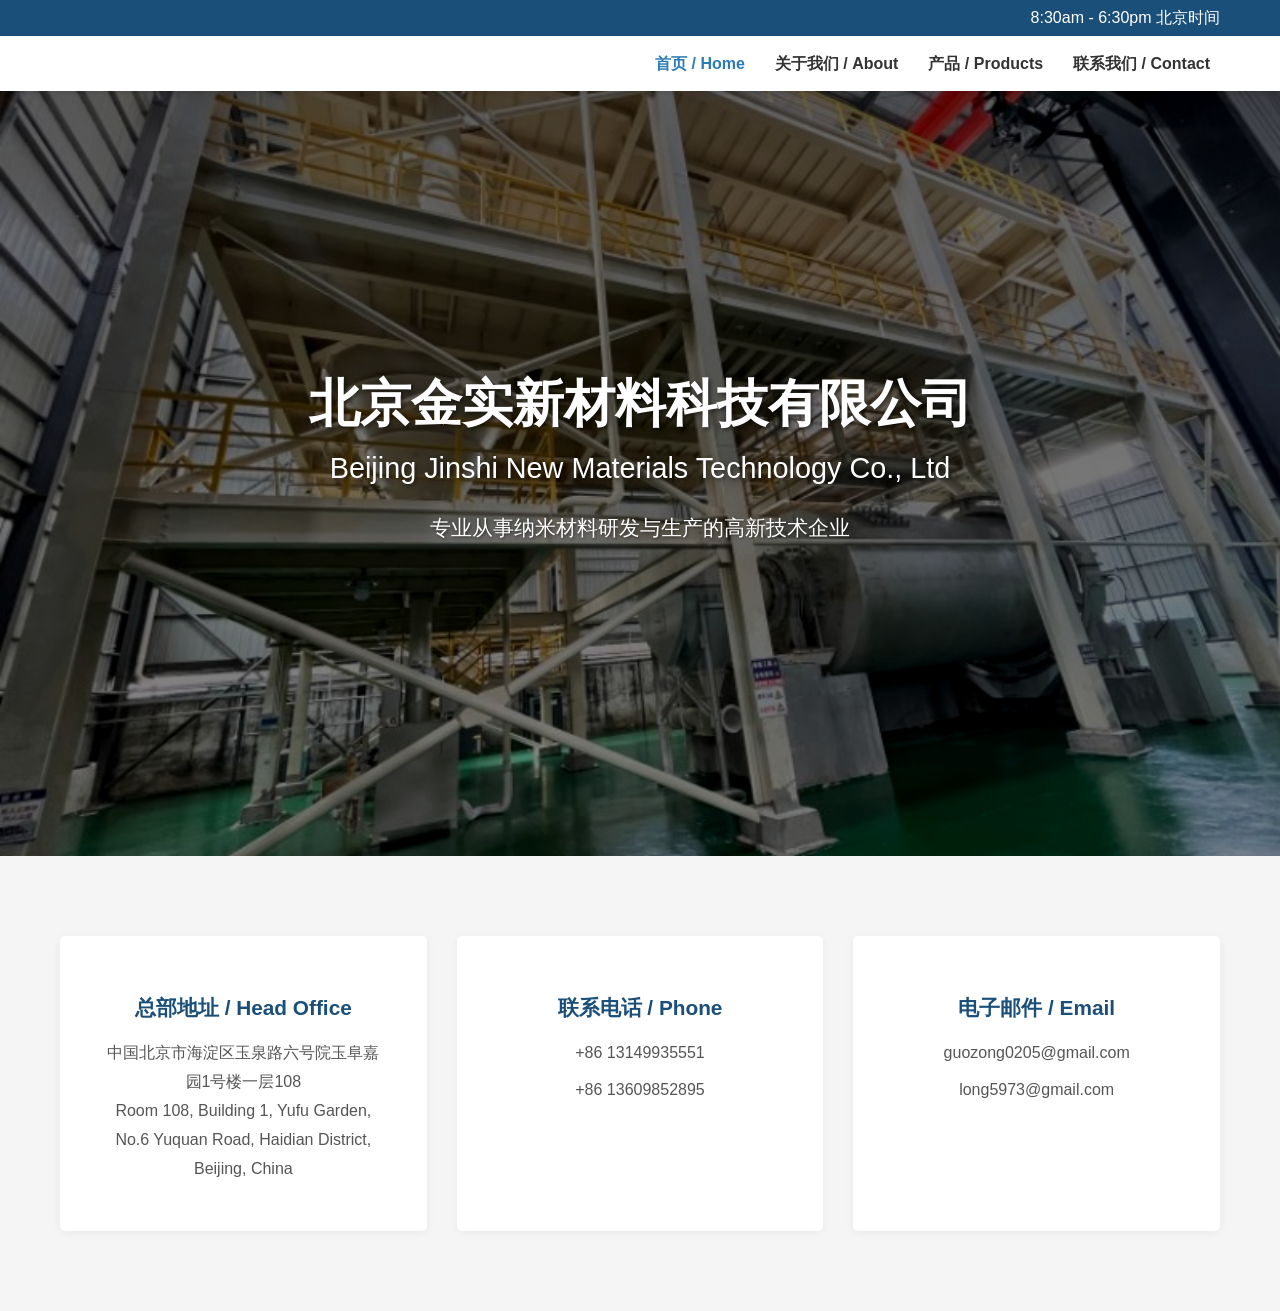
<file: index.html>
<!DOCTYPE html>
<html lang="zh">
<head>
    <meta charset="UTF-8">
    <meta name="viewport" content="width=device-width, initial-scale=1.0">
    <title>北京金实新材料 - 专业制造商</title>
    <link rel="stylesheet" href="styles.css">
</head>
<body>
    <!-- 顶部信息栏 -->
    <div class="top-bar">
        <div class="container">
            <div class="contact-info">
                <span>8:30am - 6:30pm 北京时间</span>
            </div>
        </div>
    </div>

    <!-- 导航栏 -->
    <nav class="main-nav">
        <div class="container">
            <div class="logo">
            </div>
            <ul class="nav-links">
                <li><a href="index.html" class="active">首页 / Home</a></li>
                <li><a href="about.html">关于我们 / About</a></li>
                <li><a href="products.html">产品 / Products</a></li>
                <li><a href="contact.html">联系我们 / Contact</a></li>
            </ul>
        </div>
    </nav>

    <!-- 主横幅 -->
    <header class="hero">
        <div class="overlay"></div>
        <div class="container">
            <h1>北京金实新材料科技有限公司</h1>
            <div class="company-name-en">Beijing Jinshi New Materials Technology Co., Ltd</div>
            <p>专业从事纳米材料研发与生产的高新技术企业</p>
        </div>
    </header>

    <!-- 联系信息卡片 -->
    <section class="contact-cards">
        <div class="container">
            <div class="card">
                <i class="icon location"></i>
                <h3>总部地址 / Head Office</h3>
                <p>中国北京市海淀区玉泉路六号院玉阜嘉园1号楼一层108<br>Room 108, Building 1, Yufu Garden, No.6 Yuquan Road, Haidian District, Beijing, China</p>
            </div>
            <div class="card">
                <i class="icon phone"></i>
                <h3>联系电话 / Phone</h3>
                <p>+86 13149935551</p>
                <p>+86 13609852895</p>
            </div>
            <div class="card">
                <i class="icon email"></i>
                <h3>电子邮件 / Email</h3>
                <p>guozong0205@gmail.com</p>
                <p>long5973@gmail.com</p>
            </div>
        </div>
    </section>
</body>
</html>
</file>
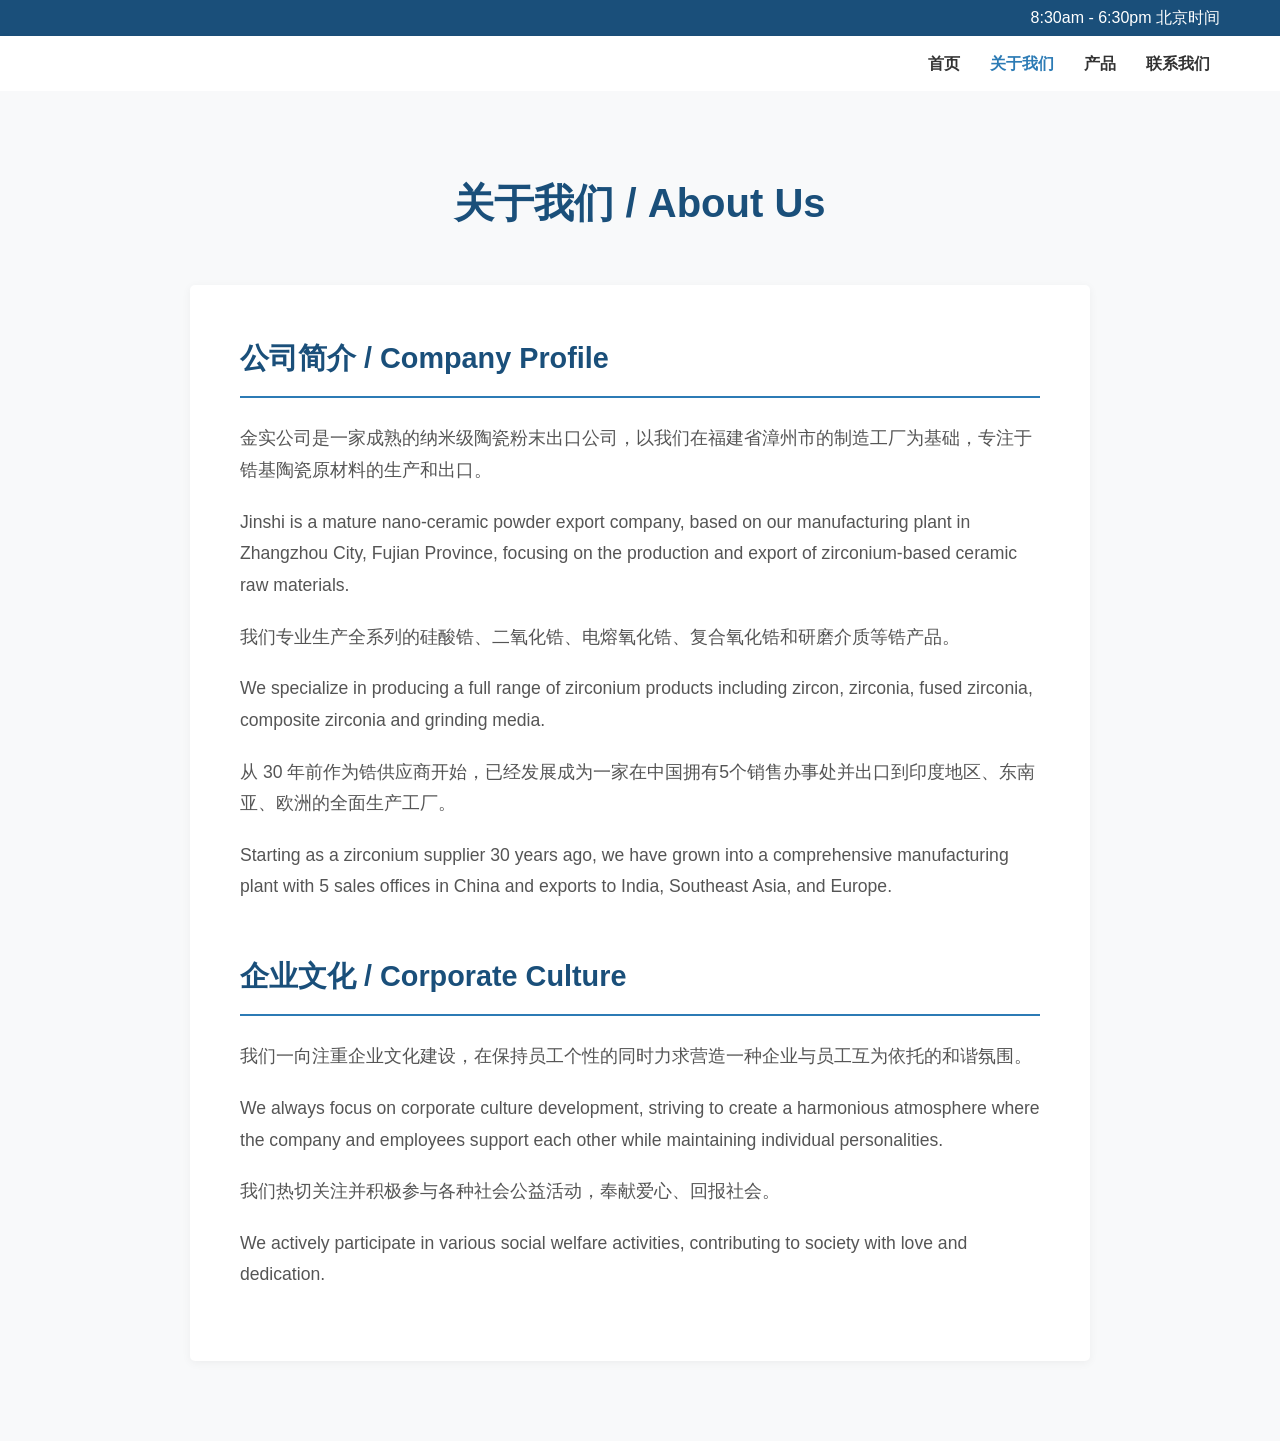
<file: about.html>
<!DOCTYPE html>
<html lang="zh">
<head>
    <meta charset="UTF-8">
    <meta name="viewport" content="width=device-width, initial-scale=1.0">
    <title>关于我们 - 北京金实新材料</title>
    <link rel="stylesheet" href="styles.css">
</head>
<body>
    <!-- 顶部信息栏 -->
    <div class="top-bar">
        <div class="container">
            <div class="contact-info">
                <span>8:30am - 6:30pm 北京时间</span>
            </div>
        </div>
    </div>

    <!-- 导航栏 -->
    <nav class="main-nav">
        <div class="container">
            <div class="logo">
            </div>
            <ul class="nav-links">
                <li><a href="index.html">首页</a></li>
                <li><a href="about.html" class="active">关于我们</a></li>
                <li><a href="products.html">产品</a></li>
                <li><a href="#contact">联系我们</a></li>
            </ul>
        </div>
    </nav>

    <!-- 关于我们内容 -->
    <section class="about-section">
        <div class="container">
            <h1>关于我们 / About Us</h1>
            <div class="about-content">
                <!-- 公司简介 -->
                <div class="about-text company-intro">
                    <h2>公司简介 / Company Profile</h2>
                    <p>金实公司是一家成熟的纳米级陶瓷粉末出口公司，以我们在福建省漳州市的制造工厂为基础，专注于锆基陶瓷原材料的生产和出口。</p>
                    <p>Jinshi is a mature nano-ceramic powder export company, based on our manufacturing plant in Zhangzhou City, Fujian Province, focusing on the production and export of zirconium-based ceramic raw materials.</p>
                    
                    <p>我们专业生产全系列的硅酸锆、二氧化锆、电熔氧化锆、复合氧化锆和研磨介质等锆产品。</p>
                    <p>We specialize in producing a full range of zirconium products including zircon, zirconia, fused zirconia, composite zirconia and grinding media.</p>
                    
                    <p>从 30 年前作为锆供应商开始，已经发展成为一家在中国拥有5个销售办事处并出口到印度地区、东南亚、欧洲的全面生产工厂。</p>
                    <p>Starting as a zirconium supplier 30 years ago, we have grown into a comprehensive manufacturing plant with 5 sales offices in China and exports to India, Southeast Asia, and Europe.</p>
                </div>

                <!-- 企业文化 -->
                <div class="about-text culture-intro">
                    <h2>企业文化 / Corporate Culture</h2>
                    <p>我们一向注重企业文化建设，在保持员工个性的同时力求营造一种企业与员工互为依托的和谐氛围。</p>
                    <p>We always focus on corporate culture development, striving to create a harmonious atmosphere where the company and employees support each other while maintaining individual personalities.</p>
                    
                    <p>我们热切关注并积极参与各种社会公益活动，奉献爱心、回报社会。</p>
                    <p>We actively participate in various social welfare activities, contributing to society with love and dedication.</p>
                </div>
            </div>
        </div>
    </section>
</body>
</html>
</file>
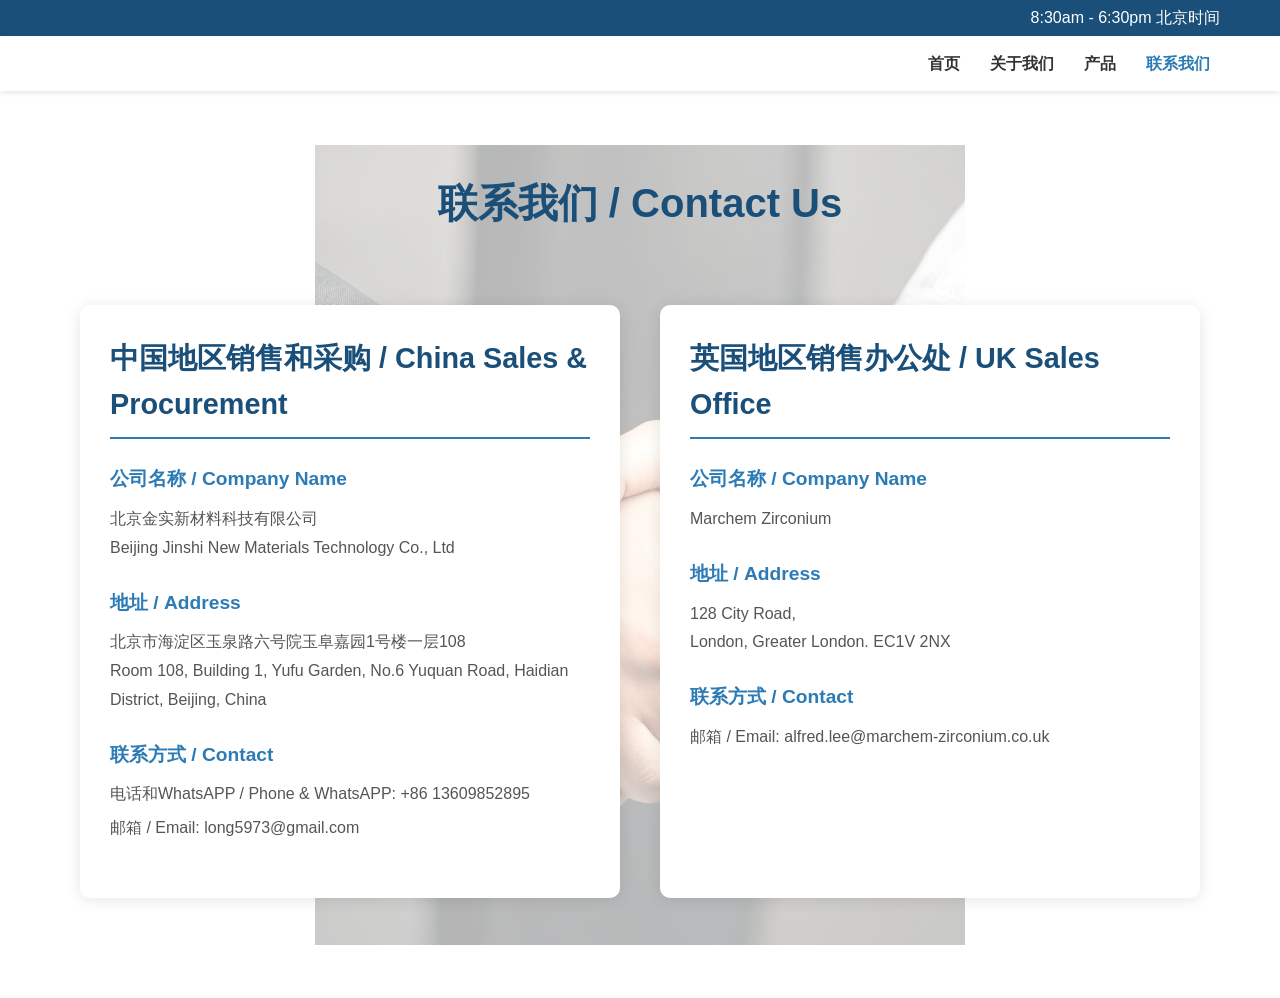
<file: contact.html>
<!DOCTYPE html>
<html lang="zh">
<head>
    <meta charset="UTF-8">
    <meta name="viewport" content="width=device-width, initial-scale=1.0">
    <title>联系我们 - 北京金实新材料</title>
    <link rel="stylesheet" href="styles.css">
</head>
<body>
    <!-- 顶部信息栏 -->
    <div class="top-bar">
        <div class="container">
            <div class="contact-info">
                <span>8:30am - 6:30pm 北京时间</span>
            </div>
        </div>
    </div>

    <!-- 导航栏 -->
    <nav class="main-nav">
        <div class="container">
            <div class="logo">
            </div>
            <ul class="nav-links">
                <li><a href="index.html">首页</a></li>
                <li><a href="about.html">关于我们</a></li>
                <li><a href="products.html">产品</a></li>
                <li><a href="contact.html" class="active">联系我们</a></li>
            </ul>
        </div>
    </nav>

    <!-- 联系我们内容 -->
    <section class="contact-section">
        <div class="container">
            <h1>联系我们 / Contact Us</h1>
            <div class="contact-regions">
                <!-- 中国地区 -->
                <div class="region-block">
                    <h2>中国地区销售和采购 / China Sales & Procurement</h2>
                    <div class="info-group">
                        <h3>公司名称 / Company Name</h3>
                        <p>北京金实新材料科技有限公司<br>Beijing Jinshi New Materials Technology Co., Ltd</p>
                    </div>
                    
                    <div class="info-group">
                        <h3>地址 / Address</h3>
                        <p>北京市海淀区玉泉路六号院玉阜嘉园1号楼一层108<br>Room 108, Building 1, Yufu Garden, No.6 Yuquan Road, Haidian District, Beijing, China</p>
                    </div>
                    
                    <div class="info-group">
                        <h3>联系方式 / Contact</h3>
                        <p>电话和WhatsAPP / Phone & WhatsAPP: +86 13609852895</p>
                        <p>邮箱 / Email: long5973@gmail.com</p>
                    </div>
                </div>

                <!-- 英国地区 -->
                <div class="region-block">
                    <h2>英国地区销售办公处 / UK Sales Office</h2>
                    <div class="info-group">
                        <h3>公司名称 / Company Name</h3>
                        <p>Marchem Zirconium</p>
                    </div>
                    
                    <div class="info-group">
                        <h3>地址 / Address</h3>
                        <p>128 City Road,<br>London, Greater London. EC1V 2NX</p>
                    </div>
                    
                    <div class="info-group">
                        <h3>联系方式 / Contact</h3>
                        <p>邮箱 / Email: alfred.lee@marchem-zirconium.co.uk</p>
                    </div>
                </div>
            </div>
        </div>
    </section>
</body>
</html>
</file>
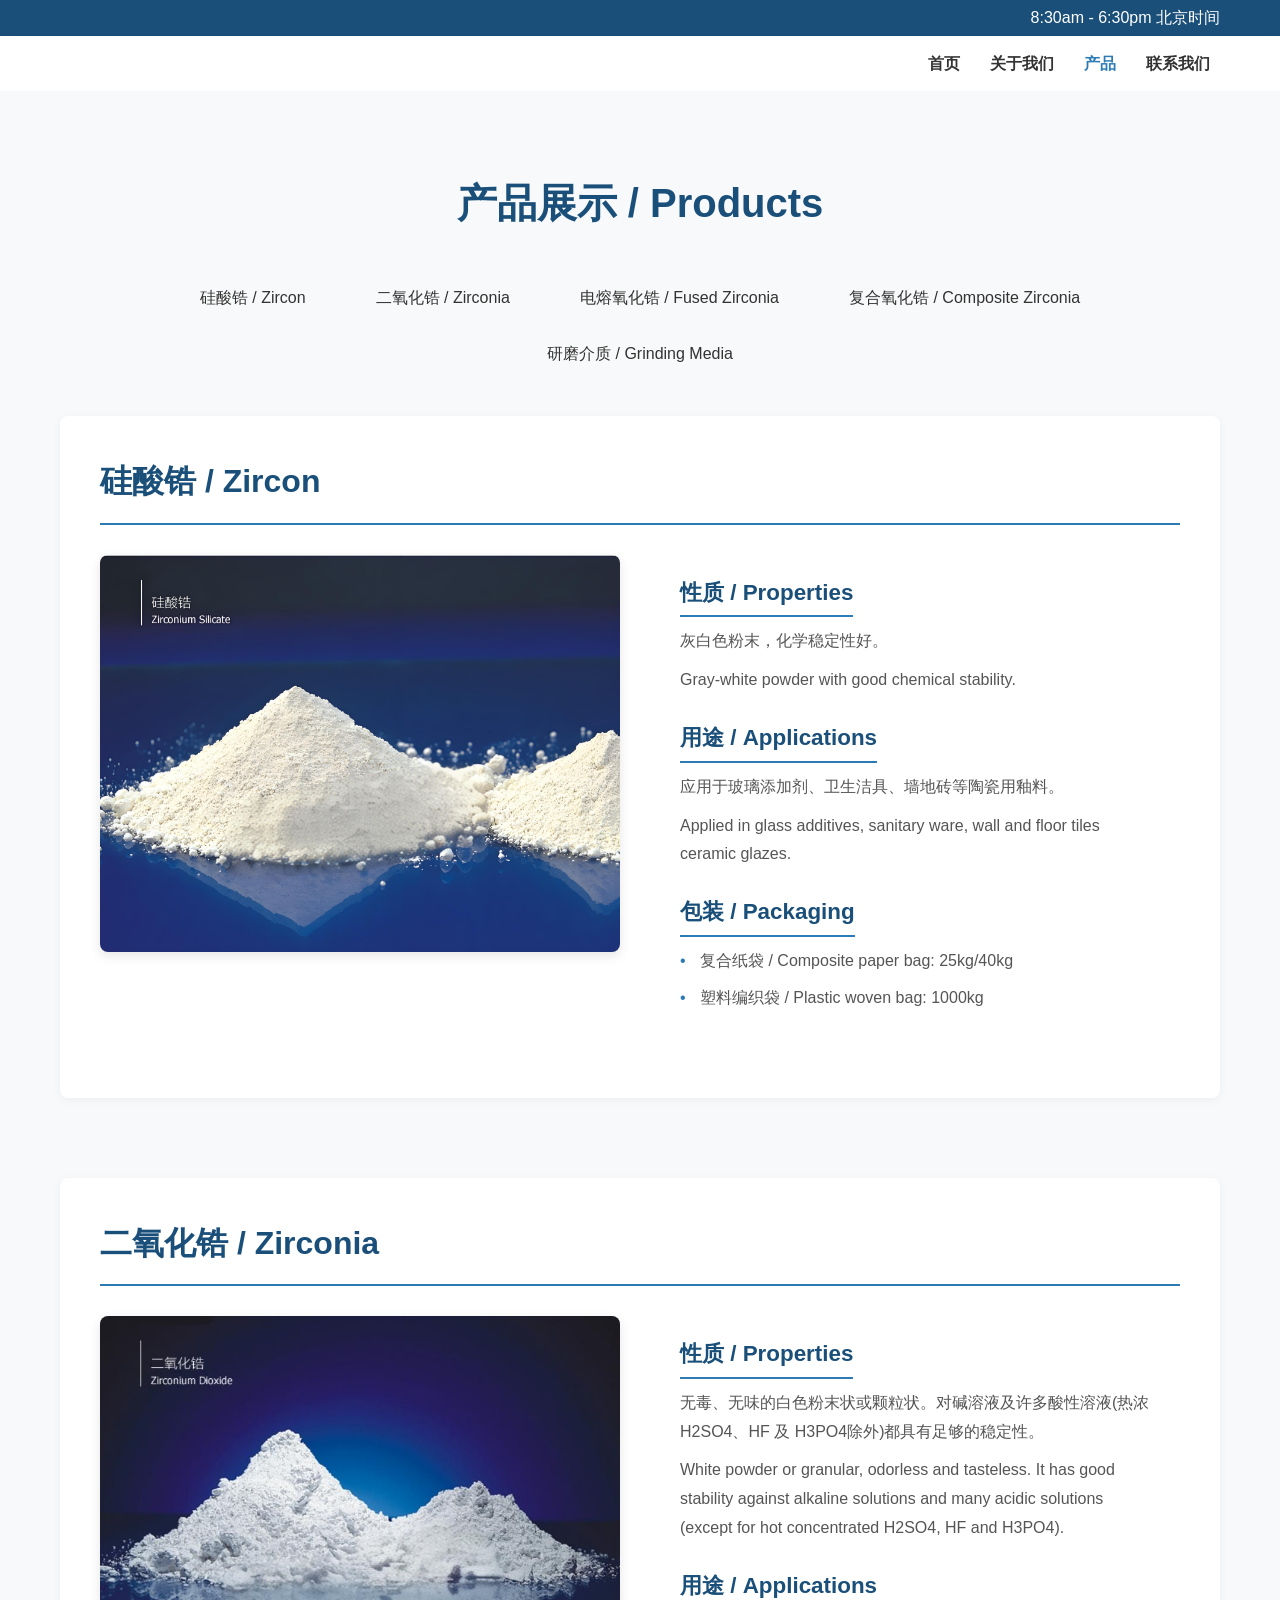
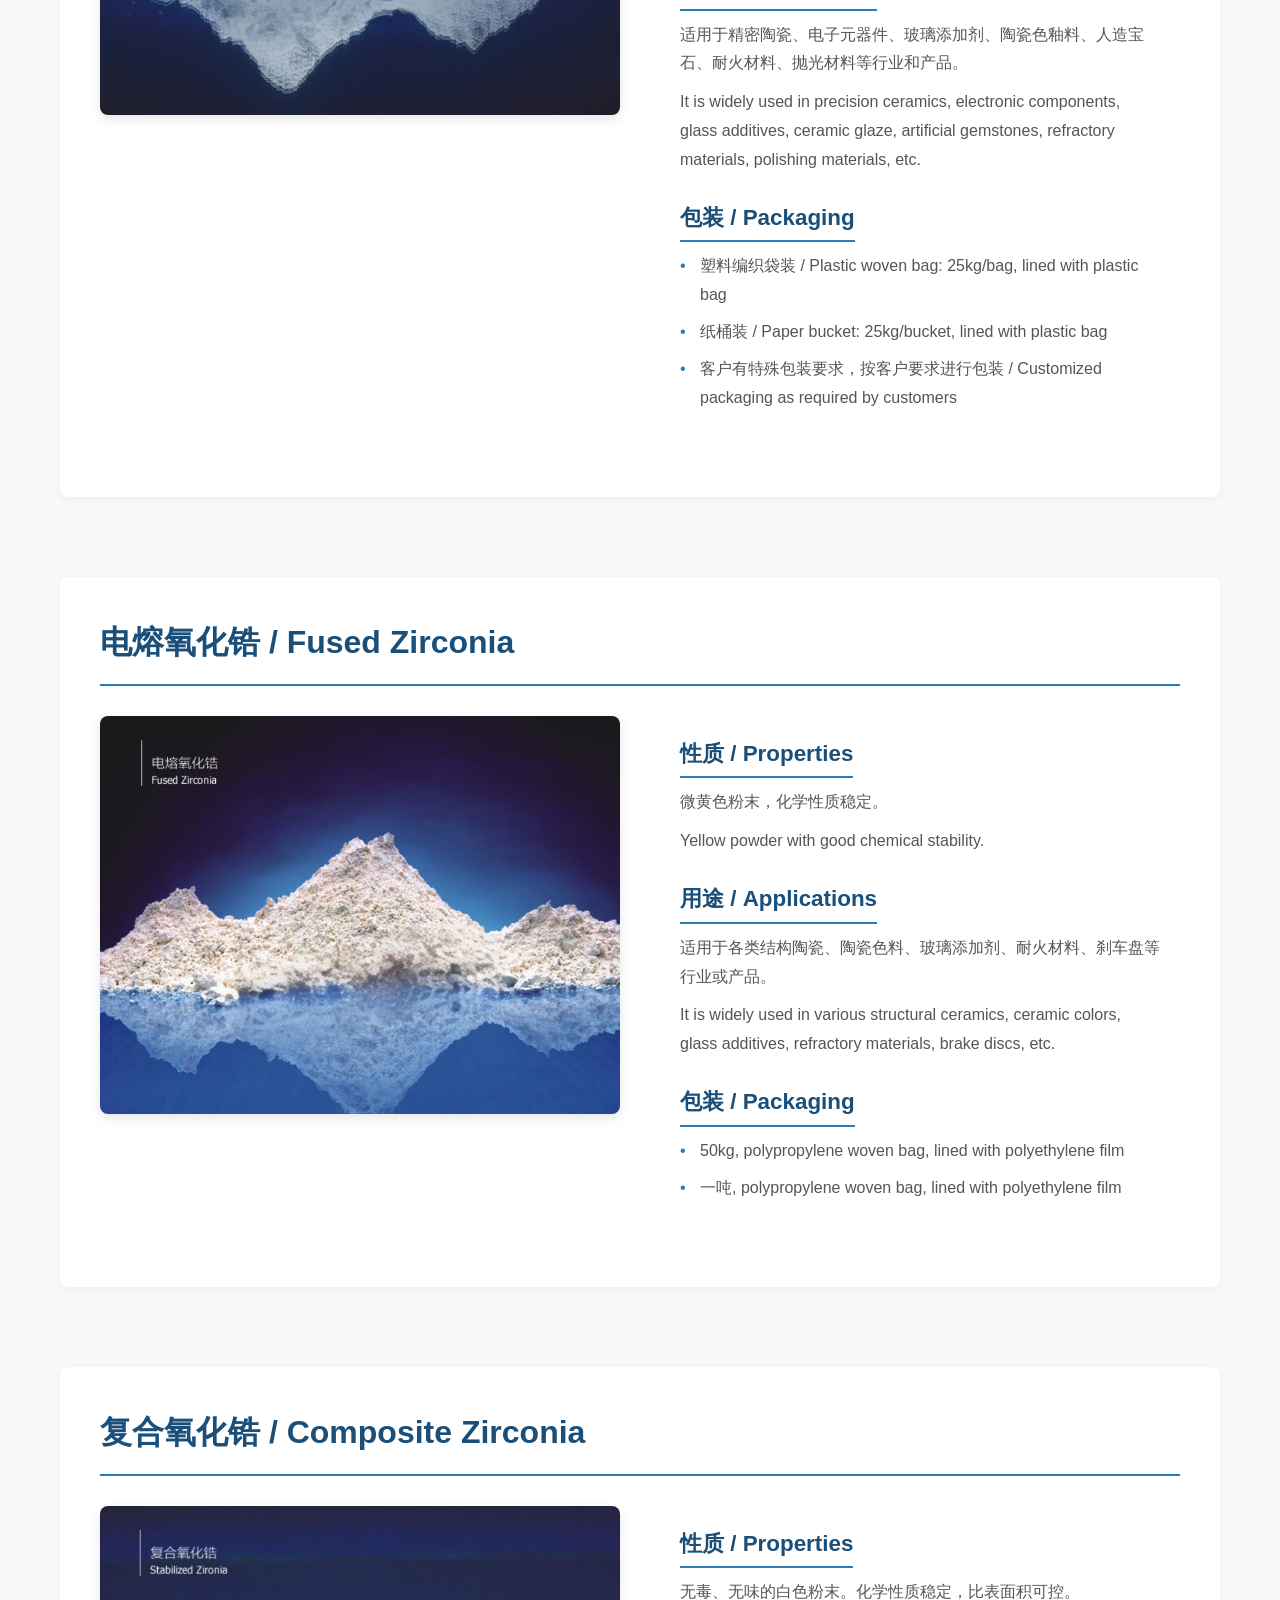
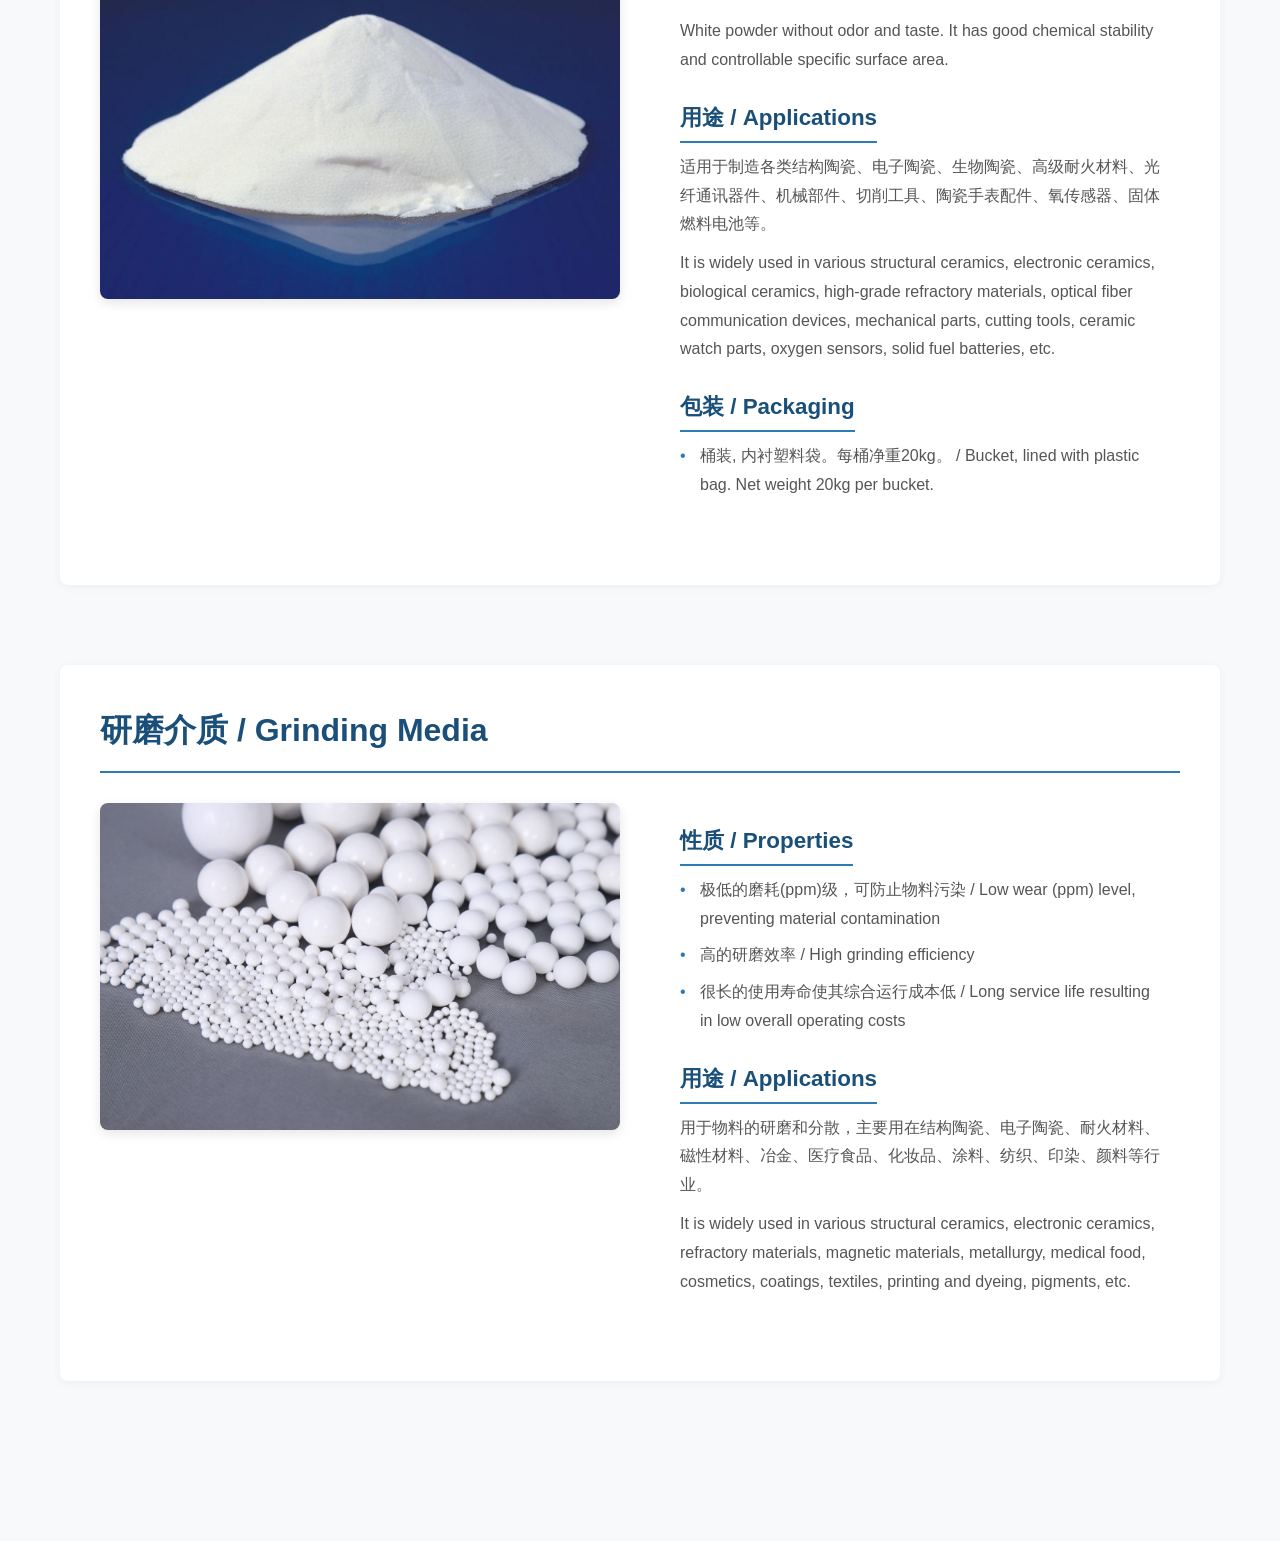
<file: products.html>
<!DOCTYPE html>
<html lang="zh">
<head>
    <meta charset="UTF-8">
    <meta name="viewport" content="width=device-width, initial-scale=1.0">
    <title>产品展示 - 北京金实新材料</title>
    <link rel="stylesheet" href="styles.css">
</head>
<body>
    <!-- 顶部信息栏 -->
    <div class="top-bar">
        <div class="container">
            <div class="contact-info">
                <span>8:30am - 6:30pm 北京时间</span>
            </div>
        </div>
    </div>

    <!-- 导航栏 -->
    <nav class="main-nav">
        <div class="container">
            <div class="logo">
            </div>
            <ul class="nav-links">
                <li><a href="index.html">首页</a></li>
                <li><a href="about.html">关于我们</a></li>
                <li><a href="products.html" class="active">产品</a></li>
                <li><a href="contact.html">联系我们</a></li>
            </ul>
        </div>
    </nav>

    <!-- 产品展示区 -->
    <section class="products-section">
        <div class="container">
            <h1>产品展示 / Products</h1>
            
            <!-- 产品分类导航 -->
            <div class="product-nav">
                <ul>
                    <li><a href="#zircon">硅酸锆 / Zircon</a></li>
                    <li><a href="#zirconia">二氧化锆 / Zirconia</a></li>
                    <li><a href="#fused">电熔氧化锆 / Fused Zirconia</a></li>
                    <li><a href="#composite">复合氧化锆 / Composite Zirconia</a></li>
                    <li><a href="#grinding">研磨介质 / Grinding Media</a></li>
                </ul>
            </div>

            <!-- 产品类别展示 -->
            <div class="product-categories">
                <!-- 硅酸锆产品 -->
                <section id="zircon" class="product-category">
                    <h2>硅酸锆 / Zircon</h2>
                    <div class="product-content">
                        <div class="product-image">
                            <img src="images/zircon.jpg" alt="Zircon Product">
                        </div>
                        <div class="product-details">
                            <div class="product-info-group">
                                <h3>性质 / Properties</h3>
                                <p>灰白色粉末，化学稳定性好。</p>
                                <p>Gray-white powder with good chemical stability.</p>
                            </div>

                            <div class="product-info-group">
                                <h3>用途 / Applications</h3>
                                <p>应用于玻璃添加剂、卫生洁具、墙地砖等陶瓷用釉料。</p>
                                <p>Applied in glass additives, sanitary ware, wall and floor tiles ceramic glazes.</p>
                            </div>

                            <div class="product-info-group">
                                <h3>包装 / Packaging</h3>
                                <ul>
                                    <li>复合纸袋 / Composite paper bag: 25kg/40kg</li>
                                    <li>塑料编织袋 / Plastic woven bag: 1000kg</li>
                                </ul>
                            </div>
                        </div>
                    </div>
                </section>

                <!-- 二氧化锆产品 -->
                <section id="zirconia" class="product-category">
                    <h2>二氧化锆 / Zirconia</h2>
                    <div class="product-content">
                        <div class="product-image">
                            <img src="images/zirconia.jpg" alt="Zirconia Product">
                        </div>
                        <div class="product-details">
                            <div class="product-info-group">
                                <h3>性质 / Properties</h3>
                                <p>无毒、无味的白色粉末状或颗粒状。对碱溶液及许多酸性溶液(热浓H2SO4、HF 及 H3PO4除外)都具有足够的稳定性。</p>
                                <p>White powder or granular, odorless and tasteless. It has good stability against alkaline solutions and many acidic solutions (except for hot concentrated H2SO4, HF and H3PO4).</p>
                            </div>

                            <div class="product-info-group">
                                <h3>用途 / Applications</h3>
                                <p>适用于精密陶瓷、电子元器件、玻璃添加剂、陶瓷色釉料、人造宝石、耐火材料、抛光材料等行业和产品。</p>
                                <p>It is widely used in precision ceramics, electronic components, glass additives, ceramic glaze, artificial gemstones, refractory materials, polishing materials, etc.</p>
                            </div>

                            <div class="product-info-group">
                                <h3>包装 / Packaging</h3>
                                <ul>
                                    <li>塑料编织袋装 / Plastic woven bag: 25kg/bag, lined with plastic bag</li>
                                    <li>纸桶装 / Paper bucket: 25kg/bucket, lined with plastic bag</li>
                                    <li>客户有特殊包装要求，按客户要求进行包装 / Customized packaging as required by customers</li>
                                </ul>
                            </div>
                        </div>
                    </div>
                </section>

                <!-- 电熔氧化锆产品 -->
                <section id="fused" class="product-category">
                    <h2>电熔氧化锆 / Fused Zirconia</h2>
                    <div class="product-content">
                        <div class="product-image">
                            <img src="images/fused.jpg" alt="Fused Zirconia Product">
                        </div>
                        <div class="product-details">
                            <div class="product-info-group">
                                <h3>性质 / Properties</h3>
                                <p>微黄色粉末，化学性质稳定。</p>
                                <p>Yellow powder with good chemical stability.</p>
                            </div>

                            <div class="product-info-group">
                                <h3>用途 / Applications</h3>
                                <p>适用于各类结构陶瓷、陶瓷色料、玻璃添加剂、耐火材料、刹车盘等行业或产品。</p>
                                <p>It is widely used in various structural ceramics, ceramic colors, glass additives, refractory materials, brake discs, etc.</p>
                            </div>

                            <div class="product-info-group">
                                <h3>包装 / Packaging</h3>
                                <ul>
                                    <li>50kg, polypropylene woven bag, lined with polyethylene film</li>
                                    <li>一吨, polypropylene woven bag, lined with polyethylene film</li>
                                </ul>
                            </div>
                        </div>
                    </div>
                </section>

                <!-- 复合氧化锆产品 -->
                <section id="composite" class="product-category">
                    <h2>复合氧化锆 / Composite Zirconia</h2>
                    <div class="product-content">
                        <div class="product-image">
                            <img src="images/composite.jpg" alt="Composite Zirconia Product">
                        </div>
                        <div class="product-details">
                            <div class="product-info-group">
                                <h3>性质 / Properties</h3>
                                <p>无毒、无味的白色粉末。化学性质稳定，比表面积可控。</p>
                                <p>White powder without odor and taste. It has good chemical stability and controllable specific surface area.</p>
                            </div>

                            <div class="product-info-group">
                                <h3>用途 / Applications</h3>
                                <p>适用于制造各类结构陶瓷、电子陶瓷、生物陶瓷、高级耐火材料、光纤通讯器件、机械部件、切削工具、陶瓷手表配件、氧传感器、固体燃料电池等。</p>
                                <p>It is widely used in various structural ceramics, electronic ceramics, biological ceramics, high-grade refractory materials, optical fiber communication devices, mechanical parts, cutting tools, ceramic watch parts, oxygen sensors, solid fuel batteries, etc.</p>
                            </div>

                            <div class="product-info-group">
                                <h3>包装 / Packaging</h3>
                                <ul>
                                    <li>桶装, 内衬塑料袋。每桶净重20kg。 / Bucket, lined with plastic bag. Net weight 20kg per bucket.</li>
                                </ul>
                            </div>
                        </div>
                    </div>
                </section>

                <!-- 研磨介质产品 -->
                <section id="grinding" class="product-category">
                    <h2>研磨介质 / Grinding Media</h2>
                    <div class="product-content">
                        <div class="product-image">
                            <img src="images/grinding.jpg" alt="Grinding Media Product">
                        </div>
                        <div class="product-details">
                            <div class="product-info-group">
                                <h3>性质 / Properties</h3>
                                <ul>
                                    <li>极低的磨耗(ppm)级，可防止物料污染 / Low wear (ppm) level, preventing material contamination</li>
                                    <li>高的研磨效率 / High grinding efficiency</li>
                                    <li>很长的使用寿命使其综合运行成本低 / Long service life resulting in low overall operating costs</li>
                                </ul>
                            </div>

                            <div class="product-info-group">
                                <h3>用途 / Applications</h3>
                                <p>用于物料的研磨和分散，主要用在结构陶瓷、电子陶瓷、耐火材料、磁性材料、冶金、医疗食品、化妆品、涂料、纺织、印染、颜料等行业。</p>
                                <p>It is widely used in various structural ceramics, electronic ceramics, refractory materials, magnetic materials, metallurgy, medical food, cosmetics, coatings, textiles, printing and dyeing, pigments, etc.</p>
                            </div>
                        </div>
                    </div>
                </section>
            </div>
        </div>
    </section>
</body>
</html>
</file>
<file: styles.css>
:root {
    --primary-color: #1a4f7a;
    --secondary-color: #ffffff;
    --text-color: #333333;
    --accent-color: #2c7bb5;
    --hover-color: #155d8d;
}

* {
    margin: 0;
    padding: 0;
    box-sizing: border-box;
}

body {
    font-family: Arial, sans-serif;
    line-height: 1.6;
}

.container {
    max-width: 1200px;
    margin: 0 auto;
    padding: 0 20px;
}

/* 顶部信息栏 */
.top-bar {
    background-color: var(--primary-color);
    color: var(--secondary-color);
    padding: 5px 0;
}

.contact-info {
    display: flex;
    justify-content: flex-end;
    gap: 20px;
}

/* 导航栏 */
.main-nav {
    background-color: var(--secondary-color);
    padding: 15px 0;
    box-shadow: 0 2px 5px rgba(0,0,0,0.1);
}

.main-nav .container {
    display: flex;
    justify-content: space-between;
    align-items: center;
    padding: 0 30px;
}

.nav-links {
    display: flex;
    list-style: none;
    gap: 30px;
}

.nav-links a {
    text-decoration: none;
    color: var(--text-color);
    font-weight: bold;
}

/* 主横幅 */
.hero {
    position: relative;
    height: 85vh;
    display: flex;
    align-items: center;
    justify-content: center;
    color: var(--secondary-color);
    overflow: hidden;
}

.hero::before {
    content: '';
    position: absolute;
    top: 0;
    left: 0;
    right: 0;
    bottom: 0;
    background-image: url('./images/factory-bg.jpg');
    background-size: cover;
    background-position: center 40%;
    background-repeat: no-repeat;
    filter: brightness(0.75) contrast(1.1);
    z-index: -2;
}

.overlay {
    position: absolute;
    top: 0;
    left: 0;
    right: 0;
    bottom: 0;
    background: linear-gradient(
        rgba(0, 0, 0, 0.5),
        rgba(0, 0, 0, 0.3)
    );
    z-index: -1;
}

.hero .container {
    position: relative;
    text-align: center;
    padding: 2rem;
    max-width: 1000px;
}

.hero h1 {
    font-size: 3.2em;
    margin-bottom: 10px;
    text-shadow: 2px 2px 4px rgba(0,0,0,0.5);
    line-height: 1.2;
    max-width: 900px;
    margin-left: auto;
    margin-right: auto;
}

.hero p {
    font-size: 1.3em;
    margin-bottom: 30px;
    text-shadow: 1px 1px 3px rgba(0,0,0,0.5);
    max-width: 800px;
    margin-left: auto;
    margin-right: auto;
}

.cta-button {
    background-color: var(--accent-color);
    color: var(--secondary-color);
    border: none;
    padding: 15px 40px;
    border-radius: 3px;
    font-size: 1.2em;
    cursor: pointer;
    transition: all 0.3s ease;
}

.cta-button:hover {
    background-color: var(--hover-color);
}

/* 联系信息卡片 */
.contact-cards {
    background-color: #f5f5f5;
    padding: 80px 0;
}

.contact-cards .container {
    display: grid;
    grid-template-columns: repeat(3, 1fr);
    gap: 30px;
}

.card {
    background-color: #fff;
    padding: 40px;
    border-radius: 5px;
    transition: all 0.3s ease;
    box-shadow: 0 2px 10px rgba(0,0,0,0.05);
    text-align: center;
}

.card:hover {
    transform: translateY(-5px);
    box-shadow: 0 5px 15px rgba(0,0,0,0.1);
}

.card h3 {
    margin-bottom: 15px;
    color: var(--primary-color);
    font-size: 1.3em;
    text-align: center;
}

.card p {
    color: #555;
    line-height: 1.8;
    margin-bottom: 8px;
    text-align: center;
}

.icon {
    font-size: 2em;
    color: var(--accent-color);
    margin-bottom: 15px;
    display: block;
    text-align: center;
}

/* 修改 logo 样式 */
.logo h2 {
    font-size: 1.5em;
    color: var(--text-color);
    font-weight: bold;
    white-space: nowrap;
    letter-spacing: 1px;
}

/* 关于我们页面样式 */
.about-section {
    padding: 80px 0;
    background-color: #f8f9fa;
}

.about-section h1 {
    color: var(--primary-color);
    text-align: center;
    margin-bottom: 50px;
    font-size: 2.5em;
}

.about-content {
    max-width: 900px;
    margin: 0 auto;
    background-color: #fff;
    padding: 50px;
    border-radius: 5px;
    box-shadow: 0 2px 10px rgba(0,0,0,0.05);
}

.about-text {
    margin-bottom: 40px;
}

.about-text h2 {
    color: var(--primary-color);
    font-size: 1.8em;
    margin-bottom: 25px;
    padding-bottom: 15px;
    border-bottom: 2px solid var(--accent-color);
}

.about-text p {
    margin-bottom: 20px;
    line-height: 1.8;
    color: #555;
    font-size: 1.1em;
}

.about-text:last-child {
    margin-bottom: 0;
}

.company-intro {
    margin-bottom: 50px;
}

/* 当前页面导航链接高亮 */
.nav-links .active {
    color: var(--accent-color);
}

/* 产品页面样式 */
.products-section {
    padding: 80px 0;
    background-color: #f8f9fa;
}

.products-section h1 {
    color: var(--primary-color);
    text-align: center;
    margin-bottom: 50px;
    font-size: 2.5em;
}

/* 产品导航样式 */
.product-nav {
    margin-bottom: 50px;
}

.product-nav ul {
    display: flex;
    justify-content: center;
    gap: 30px;
    list-style: none;
    flex-wrap: wrap;
}

.product-nav a {
    color: var(--text-color);
    text-decoration: none;
    padding: 10px 20px;
    border-radius: 5px;
    transition: all 0.3s ease;
}

.product-nav a:hover {
    background-color: var(--accent-color);
    color: white;
}

/* 产品类别样式 */
.product-category {
    margin-bottom: 80px;
    background: white;
    padding: 40px;
    border-radius: 8px;
    box-shadow: 0 2px 10px rgba(0,0,0,0.05);
}

.product-category h2 {
    color: var(--primary-color);
    font-size: 2em;
    margin-bottom: 30px;
    padding-bottom: 15px;
    border-bottom: 2px solid var(--accent-color);
}

.product-content {
    display: grid;
    grid-template-columns: 1fr 1fr;
    gap: 40px;
    align-items: start;
}

.product-image {
    width: 100%;
    border-radius: 8px;
    overflow: hidden;
    box-shadow: 0 4px 12px rgba(0,0,0,0.1);
}

.product-image img {
    width: 100%;
    height: auto;
    display: block;
}

.product-details {
    padding: 20px;
}

.product-info-group {
    margin-bottom: 25px;
}

.product-info-group h3 {
    color: var(--primary-color);
    font-size: 1.4em;
    margin-bottom: 10px;
    padding-bottom: 5px;
    border-bottom: 2px solid var(--accent-color);
    display: inline-block;
}

.product-info-group p {
    color: #555;
    line-height: 1.8;
    margin-bottom: 10px;
}

.product-info-group ul {
    list-style: none;
    padding-left: 0;
}

.product-info-group li {
    color: #555;
    line-height: 1.8;
    margin-bottom: 8px;
    padding-left: 20px;
    position: relative;
}

.product-info-group li:before {
    content: "•";
    color: var(--accent-color);
    position: absolute;
    left: 0;
}

/* 响应式设计 */
@media (max-width: 768px) {
    .product-content {
        grid-template-columns: 1fr;
    }
}

/* 联系页面样式 */
.contact-section {
    padding: 80px 0;
    position: relative;
    background-color: transparent;
}

.contact-section::before {
    content: '';
    position: absolute;
    top: 50%;
    left: 50%;
    transform: translate(-50%, -50%);
    width: 800px;
    height: 800px;
    background-image: url('./images/handshake-bg.jpg');
    background-size: contain;
    background-position: center;
    background-repeat: no-repeat;
    opacity: 0.3;
    z-index: -1;
}

.contact-section h1 {
    text-align: center;
    color: var(--primary-color);
    margin-bottom: 50px;
    font-size: 2.5em;
    position: relative;
}

.contact-regions {
    max-width: 1200px;
    margin: 0 auto;
    display: grid;
    grid-template-columns: 1fr 1fr;
    gap: 40px;
    padding: 20px;
}

.region-block {
    background: white;
    padding: 30px;
    border-radius: 10px;
    box-shadow: 0 2px 15px rgba(0,0,0,0.1);
}

.region-block h2 {
    color: var(--primary-color);
    font-size: 1.8em;
    margin-bottom: 25px;
    padding-bottom: 10px;
    border-bottom: 2px solid var(--accent-color);
}

.info-group {
    margin-bottom: 25px;
}

.info-group h3 {
    color: var(--accent-color);
    font-size: 1.2em;
    margin-bottom: 10px;
}

.info-group p {
    color: #555;
    line-height: 1.8;
    margin-bottom: 5px;
}

@media (max-width: 768px) {
    .contact-regions {
        grid-template-columns: 1fr;
    }
}

.company-name-en {
    font-size: 1.8em;
    color: var(--secondary-color);
    margin-bottom: 20px;
    text-shadow: 2px 2px 4px rgba(0,0,0,0.5);
    white-space: nowrap;
}
</file>
